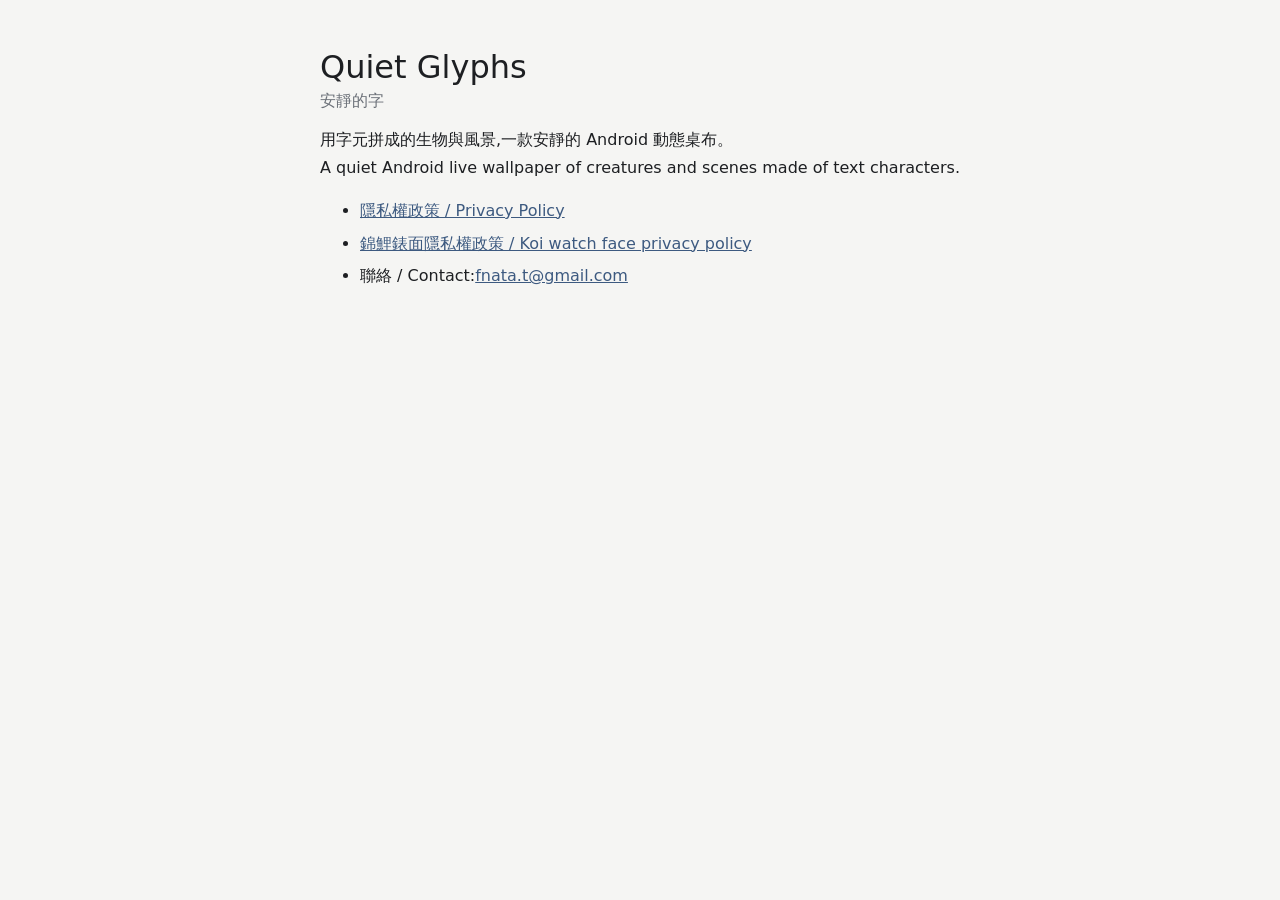
<file: index.html>
<!doctype html>
<html lang="zh-Hant">
<head>
<meta charset="utf-8">
<meta name="viewport" content="width=device-width, initial-scale=1">
<title>Quiet Glyphs / 安靜的字</title>
<link rel="stylesheet" href="style.css">
</head>
<body>
<main>
  <h1>Quiet Glyphs<span>安靜的字</span></h1>
  <p>用字元拼成的生物與風景,一款安靜的 Android 動態桌布。<br>A quiet Android live wallpaper of creatures and scenes made of text characters.</p>
  <ul>
    <li><a href="privacy.html">隱私權政策 / Privacy Policy</a></li>
    <li><a href="koi-watch-privacy.html">錦鯉錶面隱私權政策 / Koi watch face privacy policy</a></li>
    <li>聯絡 / Contact:<a href="mailto:fnata.t@gmail.com">fnata.t@gmail.com</a></li>
  </ul>
</main>
</body>
</html>
</file>
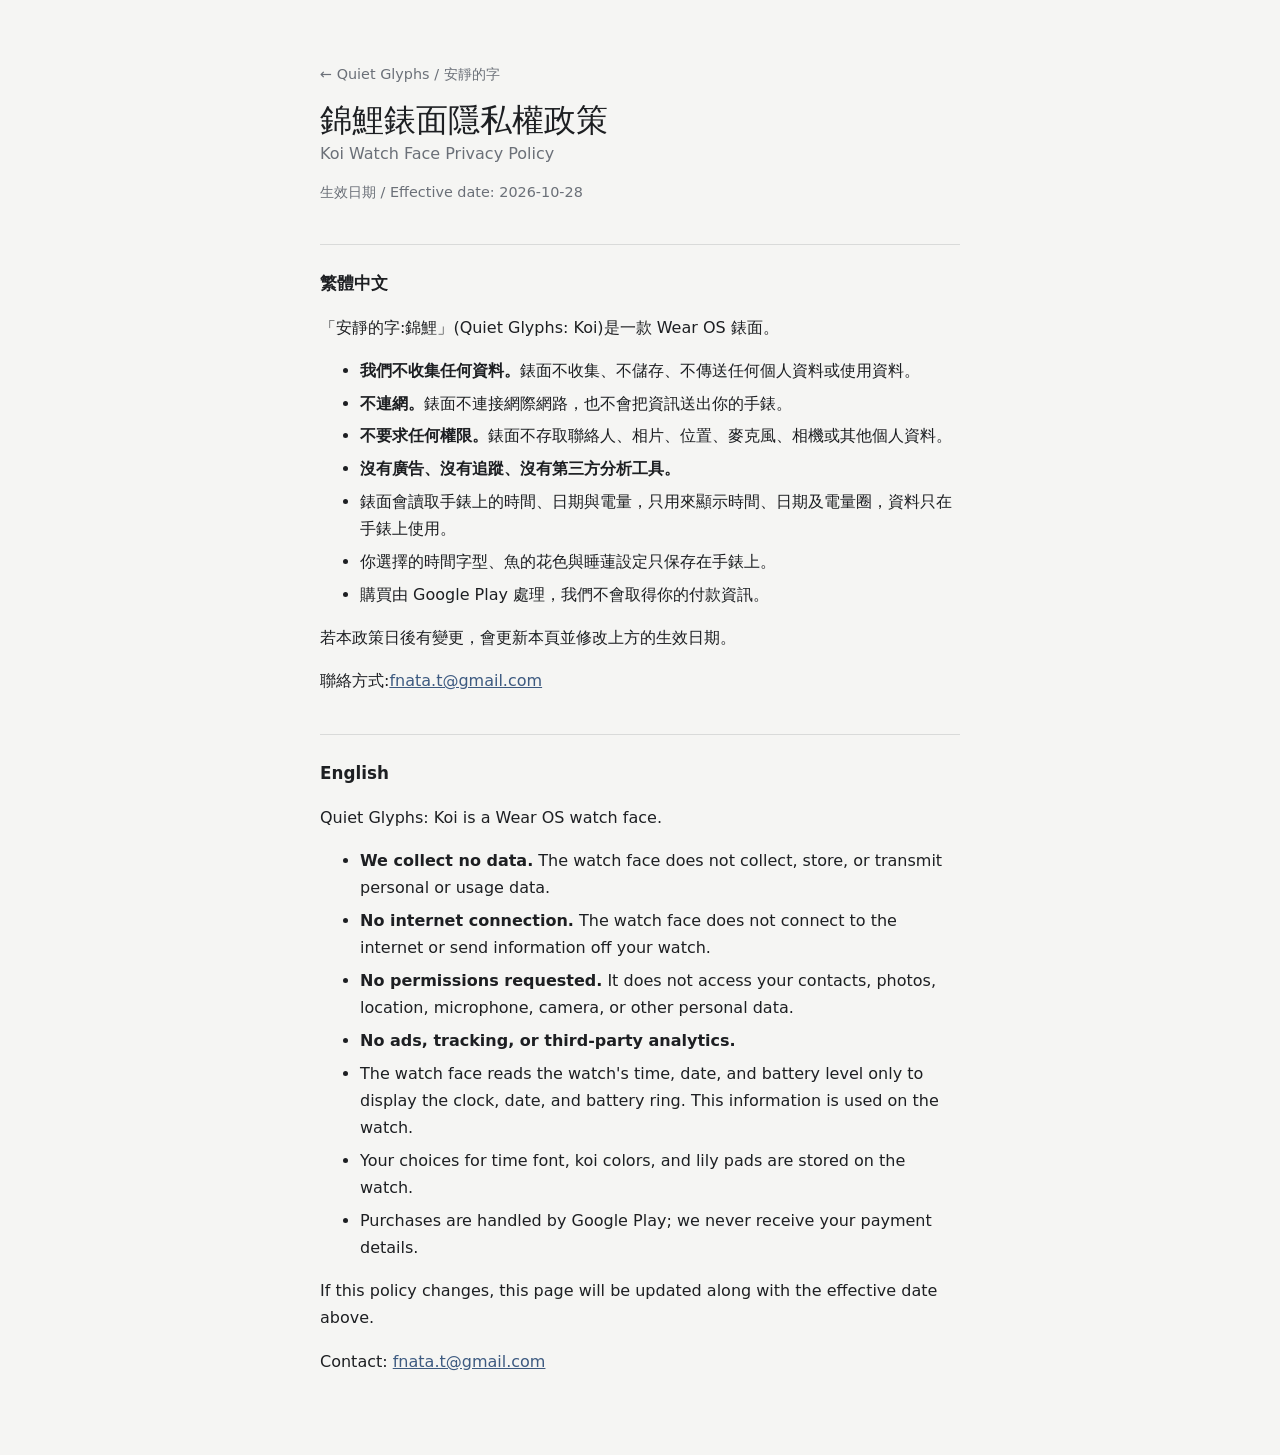
<file: koi-watch-privacy.html>
<!doctype html>
<html lang="zh-Hant">
<head>
<meta charset="utf-8">
<meta name="viewport" content="width=device-width, initial-scale=1">
<title>錦鯉錶面隱私權政策 / Privacy Policy — Quiet Glyphs</title>
<link rel="stylesheet" href="style.css">
</head>
<body>
<main>
  <p class="back"><a href="index.html">← Quiet Glyphs / 安靜的字</a></p>
  <h1>錦鯉錶面隱私權政策<span>Koi Watch Face Privacy Policy</span></h1>
  <p class="date">生效日期 / Effective date: 2026-10-28</p>

  <section lang="zh-Hant">
    <h2>繁體中文</h2>
    <p>「安靜的字:錦鯉」(Quiet Glyphs: Koi)是一款 Wear OS 錶面。</p>
    <ul>
      <li><strong>我們不收集任何資料。</strong>錶面不收集、不儲存、不傳送任何個人資料或使用資料。</li>
      <li><strong>不連網。</strong>錶面不連接網際網路，也不會把資訊送出你的手錶。</li>
      <li><strong>不要求任何權限。</strong>錶面不存取聯絡人、相片、位置、麥克風、相機或其他個人資料。</li>
      <li><strong>沒有廣告、沒有追蹤、沒有第三方分析工具。</strong></li>
      <li>錶面會讀取手錶上的時間、日期與電量，只用來顯示時間、日期及電量圈，資料只在手錶上使用。</li>
      <li>你選擇的時間字型、魚的花色與睡蓮設定只保存在手錶上。</li>
      <li>購買由 Google Play 處理，我們不會取得你的付款資訊。</li>
    </ul>
    <p>若本政策日後有變更，會更新本頁並修改上方的生效日期。</p>
    <p>聯絡方式:<a href="mailto:fnata.t@gmail.com">fnata.t@gmail.com</a></p>
  </section>

  <section lang="en">
    <h2>English</h2>
    <p>Quiet Glyphs: Koi is a Wear OS watch face.</p>
    <ul>
      <li><strong>We collect no data.</strong> The watch face does not collect, store, or transmit personal or usage data.</li>
      <li><strong>No internet connection.</strong> The watch face does not connect to the internet or send information off your watch.</li>
      <li><strong>No permissions requested.</strong> It does not access your contacts, photos, location, microphone, camera, or other personal data.</li>
      <li><strong>No ads, tracking, or third-party analytics.</strong></li>
      <li>The watch face reads the watch's time, date, and battery level only to display the clock, date, and battery ring. This information is used on the watch.</li>
      <li>Your choices for time font, koi colors, and lily pads are stored on the watch.</li>
      <li>Purchases are handled by Google Play; we never receive your payment details.</li>
    </ul>
    <p>If this policy changes, this page will be updated along with the effective date above.</p>
    <p>Contact: <a href="mailto:fnata.t@gmail.com">fnata.t@gmail.com</a></p>
  </section>
</main>
</body>
</html>
</file>
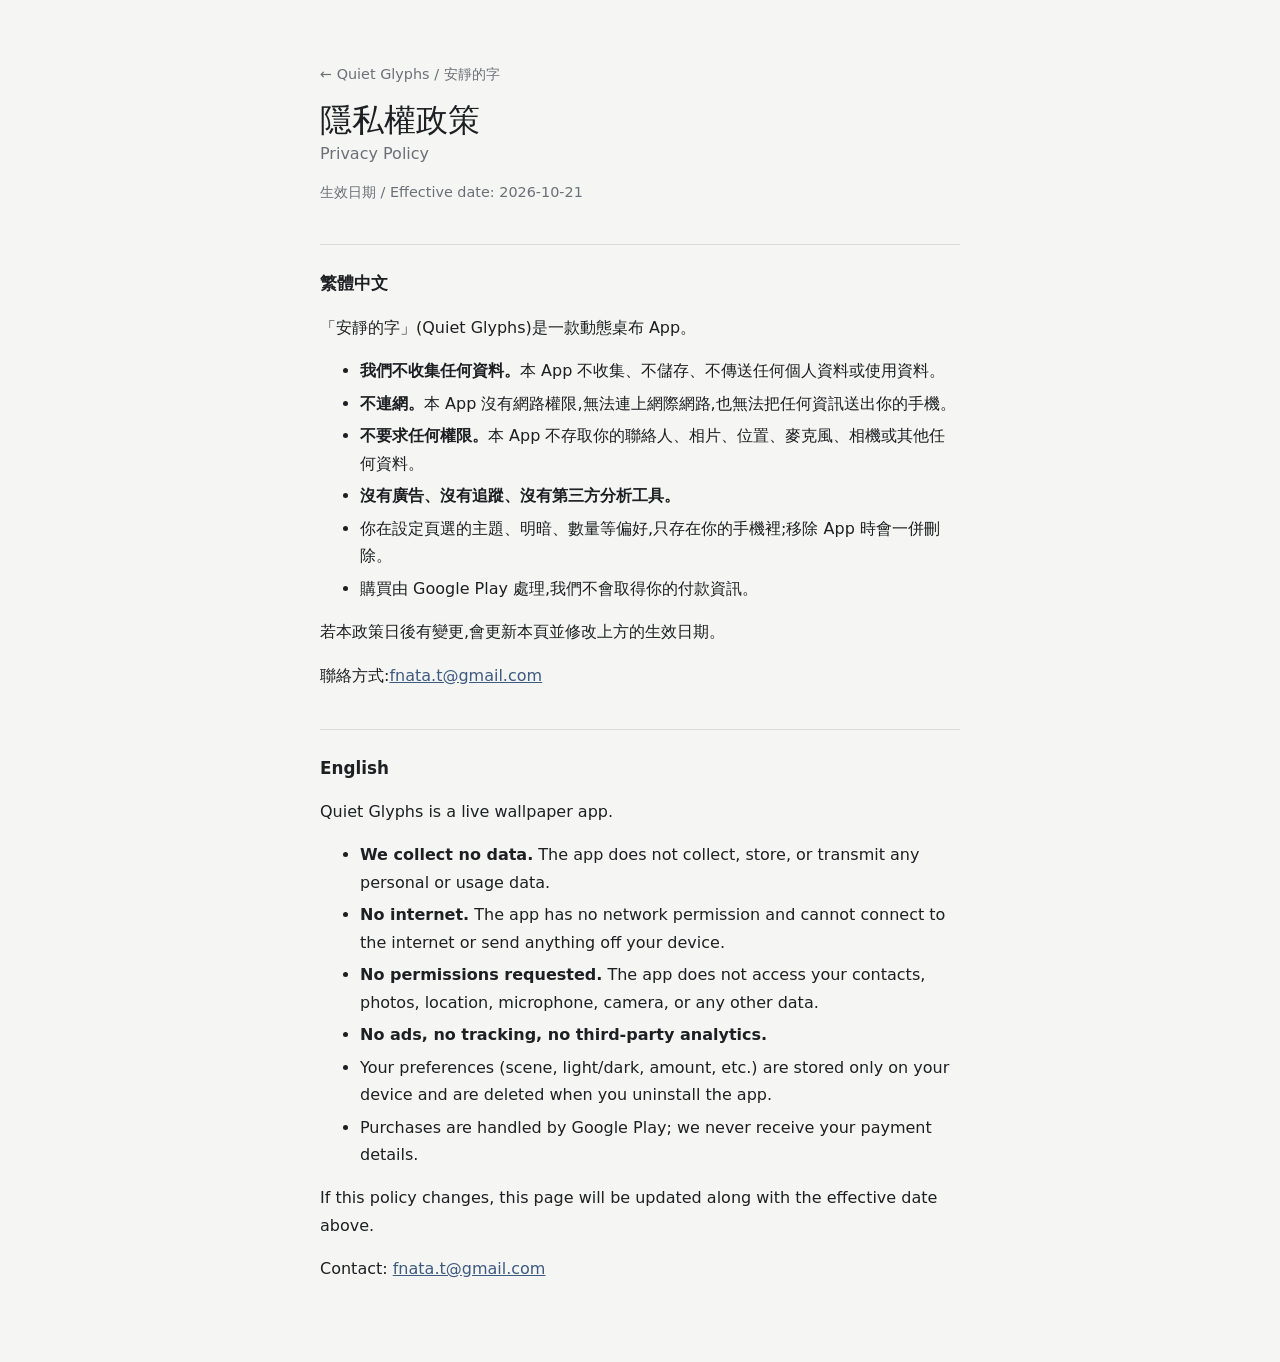
<file: privacy.html>
<!doctype html>
<html lang="zh-Hant">
<head>
<meta charset="utf-8">
<meta name="viewport" content="width=device-width, initial-scale=1">
<title>隱私權政策 / Privacy Policy — Quiet Glyphs</title>
<link rel="stylesheet" href="style.css">
</head>
<body>
<main>
  <p class="back"><a href="index.html">← Quiet Glyphs / 安靜的字</a></p>
  <h1>隱私權政策<span>Privacy Policy</span></h1>
  <p class="date">生效日期 / Effective date: 2026-10-21</p>

  <section lang="zh-Hant">
    <h2>繁體中文</h2>
    <p>「安靜的字」(Quiet Glyphs)是一款動態桌布 App。</p>
    <ul>
      <li><strong>我們不收集任何資料。</strong>本 App 不收集、不儲存、不傳送任何個人資料或使用資料。</li>
      <li><strong>不連網。</strong>本 App 沒有網路權限,無法連上網際網路,也無法把任何資訊送出你的手機。</li>
      <li><strong>不要求任何權限。</strong>本 App 不存取你的聯絡人、相片、位置、麥克風、相機或其他任何資料。</li>
      <li><strong>沒有廣告、沒有追蹤、沒有第三方分析工具。</strong></li>
      <li>你在設定頁選的主題、明暗、數量等偏好,只存在你的手機裡;移除 App 時會一併刪除。</li>
      <li>購買由 Google Play 處理,我們不會取得你的付款資訊。</li>
    </ul>
    <p>若本政策日後有變更,會更新本頁並修改上方的生效日期。</p>
    <p>聯絡方式:<a href="mailto:fnata.t@gmail.com">fnata.t@gmail.com</a></p>
  </section>

  <section lang="en">
    <h2>English</h2>
    <p>Quiet Glyphs is a live wallpaper app.</p>
    <ul>
      <li><strong>We collect no data.</strong> The app does not collect, store, or transmit any personal or usage data.</li>
      <li><strong>No internet.</strong> The app has no network permission and cannot connect to the internet or send anything off your device.</li>
      <li><strong>No permissions requested.</strong> The app does not access your contacts, photos, location, microphone, camera, or any other data.</li>
      <li><strong>No ads, no tracking, no third-party analytics.</strong></li>
      <li>Your preferences (scene, light/dark, amount, etc.) are stored only on your device and are deleted when you uninstall the app.</li>
      <li>Purchases are handled by Google Play; we never receive your payment details.</li>
    </ul>
    <p>If this policy changes, this page will be updated along with the effective date above.</p>
    <p>Contact: <a href="mailto:fnata.t@gmail.com">fnata.t@gmail.com</a></p>
  </section>
</main>
</body>
</html>
</file>
<file: style.css>
:root { --bg: #f5f5f3; --fg: #1d1f22; --muted: #6b7078; --line: rgba(20,24,30,.12); --link: #3d5a80; }
@media (prefers-color-scheme: dark) { :root { --bg: #08090b; --fg: #eeeeec; --muted: #8b9098; --line: rgba(230,235,245,.12); --link: #9db4d6; } }
* { box-sizing: border-box; }
body { margin: 0; background: var(--bg); color: var(--fg); font: 16px/1.7 system-ui, -apple-system, "Noto Sans TC", "PingFang TC", sans-serif; }
main { max-width: 42rem; margin: 0 auto; padding: 3rem max(16px, env(safe-area-inset-left)) 4rem; }
h1 { font-weight: 300; font-size: 2rem; line-height: 1.2; margin: 0 0 1rem; }
h1 span { display: block; font-size: 1rem; color: var(--muted); margin-top: .3rem; }
h2 { font-size: 1.05rem; font-weight: 600; margin: 2.5rem 0 .5rem; padding-top: 1.5rem; border-top: 1px solid var(--line); }
a { color: var(--link); }
.date, .back { color: var(--muted); font-size: .9rem; }
.back a { color: var(--muted); text-decoration: none; }
li { margin: .35rem 0; }
</file>
